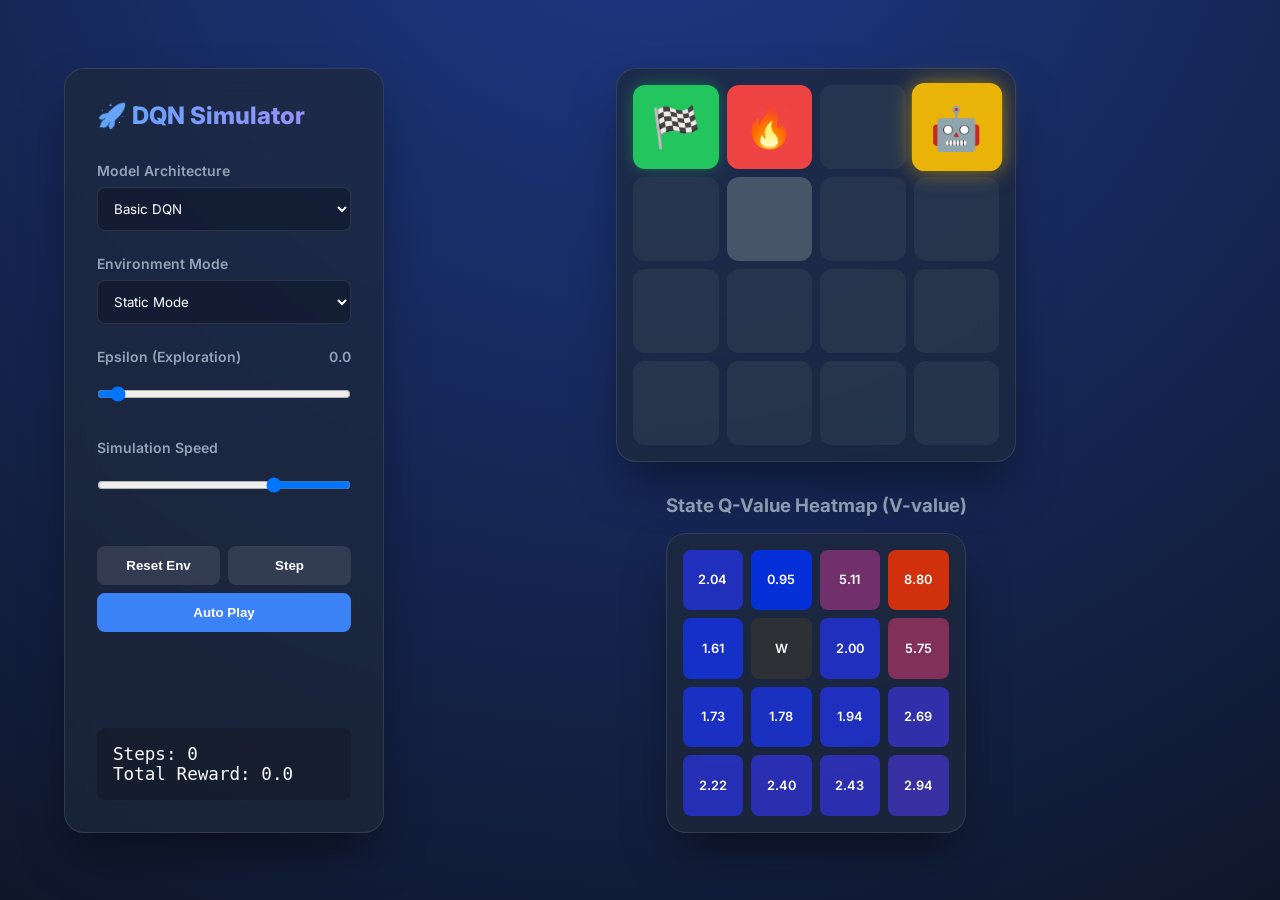
<file: web/index.html>
<!DOCTYPE html>
<html lang="en">
<head>
    <meta charset="UTF-8">
    <meta name="viewport" content="width=device-width, initial-scale=1.0">
    <title>DQN Interactive Simulator</title>
    <link rel="stylesheet" href="style.css">
    <link href="https://fonts.googleapis.com/css2?family=Inter:wght@400;600;800&display=swap" rel="stylesheet">
</head>
<body>
    <div class="container">
        <!-- Sidebar Controls -->
        <aside class="sidebar">
            <h2>🚀 DQN Simulator</h2>
            <div class="control-group">
                <label for="model-select">Model Architecture</label>
                <select id="model-select">
                    <option value="dqn">Basic DQN</option>
                    <option value="double">Double DQN</option>
                    <option value="dueling">Dueling DQN</option>
                    <option value="rainbow">Rainbow DQN</option>
                </select>
            </div>
            
            <div class="control-group">
                <label for="mode-select">Environment Mode</label>
                <select id="mode-select">
                    <option value="static">Static Mode</option>
                    <option value="player">Player Mode (Random Start)</option>
                    <option value="random">Random Mode (All Random)</option>
                </select>
            </div>

            <div class="control-group">
                <label for="epsilon-slider">Epsilon (Exploration) <span id="epsilon-val">0.0</span></label>
                <input type="range" id="epsilon-slider" min="0" max="1" step="0.05" value="0">
            </div>

            <div class="control-group">
                <label for="speed-slider">Simulation Speed</label>
                <input type="range" id="speed-slider" min="50" max="1000" step="50" value="300" dir="rtl">
            </div>

            <div class="btn-group">
                <button id="btn-reset" class="btn btn-secondary">Reset Env</button>
                <button id="btn-step" class="btn btn-secondary">Step</button>
                <button id="btn-play" class="btn btn-primary">Auto Play</button>
            </div>
            
            <div class="stats-box">
                <p>Steps: <span id="stat-steps">0</span></p>
                <p>Total Reward: <span id="stat-reward">0.0</span></p>
            </div>
        </aside>

        <!-- Main Display Area -->
        <main class="main-content">
            <div class="grid-container" id="grid">
                <!-- Grid cells generated by JS -->
            </div>
            
            <div class="heatmap-container">
                <h3>State Q-Value Heatmap (V-value)</h3>
                <div class="heatmap-grid" id="heatmap">
                    <!-- Heatmap cells generated by JS -->
                </div>
            </div>
        </main>
    </div>

    <script src="app.js"></script>
</body>
</html>
</file>
<file: web/style.css>
:root {
    --bg-color: #0f172a;
    --panel-bg: rgba(30, 41, 59, 0.7);
    --text-primary: #f8fafc;
    --text-secondary: #94a3b8;
    --accent-primary: #3b82f6;
    --accent-hover: #2563eb;
    --cell-empty: rgba(51, 65, 85, 0.5);
    --cell-wall: #475569;
    --cell-pit: #ef4444;
    --cell-goal: #22c55e;
    --cell-agent: #eab308;
    --glass-border: rgba(255, 255, 255, 0.1);
}

* {
    box-sizing: border-box;
    margin: 0;
    padding: 0;
}

body {
    font-family: 'Inter', sans-serif;
    background-color: var(--bg-color);
    color: var(--text-primary);
    min-height: 100vh;
    display: flex;
    justify-content: center;
    align-items: center;
    background-image: radial-gradient(circle at 50% -20%, #1e3a8a, var(--bg-color));
}

.container {
    display: flex;
    width: 90%;
    max-width: 1200px;
    height: 85vh;
    gap: 2rem;
}

/* Sidebar */
.sidebar {
    width: 320px;
    background: var(--panel-bg);
    backdrop-filter: blur(16px);
    -webkit-backdrop-filter: blur(16px);
    border: 1px solid var(--glass-border);
    border-radius: 20px;
    padding: 2rem;
    display: flex;
    flex-direction: column;
    gap: 1.5rem;
    box-shadow: 0 25px 50px -12px rgba(0, 0, 0, 0.5);
}

.sidebar h2 {
    font-weight: 800;
    font-size: 1.5rem;
    margin-bottom: 0.5rem;
    background: linear-gradient(to right, #60a5fa, #a78bfa);
    -webkit-background-clip: text;
    -webkit-text-fill-color: transparent;
}

.control-group {
    display: flex;
    flex-direction: column;
    gap: 0.5rem;
}

.control-group label {
    font-size: 0.875rem;
    color: var(--text-secondary);
    font-weight: 600;
    display: flex;
    justify-content: space-between;
}

select, input[type="range"] {
    width: 100%;
    padding: 0.75rem;
    border-radius: 8px;
    background: rgba(15, 23, 42, 0.6);
    border: 1px solid var(--glass-border);
    color: white;
    outline: none;
    font-family: inherit;
    transition: border-color 0.3s;
}

select:focus {
    border-color: var(--accent-primary);
}

.btn-group {
    display: flex;
    gap: 0.5rem;
    margin-top: 1rem;
    flex-wrap: wrap;
}

.btn {
    padding: 0.75rem 1rem;
    border: none;
    border-radius: 8px;
    font-weight: 600;
    cursor: pointer;
    transition: all 0.3s ease;
    flex: 1;
}

.btn-primary {
    background: var(--accent-primary);
    color: white;
    flex-basis: 100%;
}

.btn-primary:hover {
    background: var(--accent-hover);
    box-shadow: 0 4px 12px rgba(59, 130, 246, 0.4);
}

.btn-secondary {
    background: rgba(255, 255, 255, 0.1);
    color: white;
}

.btn-secondary:hover {
    background: rgba(255, 255, 255, 0.2);
}

.stats-box {
    margin-top: auto;
    padding: 1rem;
    background: rgba(0, 0, 0, 0.2);
    border-radius: 8px;
    font-family: monospace;
    font-size: 1.1rem;
}

/* Main Content */
.main-content {
    flex: 1;
    display: flex;
    flex-direction: column;
    gap: 2rem;
    align-items: center;
    justify-content: center;
}

/* Grid */
.grid-container, .heatmap-grid {
    display: grid;
    grid-template-columns: repeat(4, 1fr);
    grid-template-rows: repeat(4, 1fr);
    gap: 8px;
    padding: 16px;
    background: var(--panel-bg);
    backdrop-filter: blur(16px);
    border: 1px solid var(--glass-border);
    border-radius: 20px;
    box-shadow: 0 25px 50px -12px rgba(0, 0, 0, 0.5);
}

.grid-container {
    width: 400px;
    height: 400px;
}

.cell {
    background: var(--cell-empty);
    border-radius: 12px;
    display: flex;
    justify-content: center;
    align-items: center;
    font-size: 2.5rem;
    transition: all 0.2s ease-in-out;
    position: relative;
}

/* Cell States */
.cell.wall { background: var(--cell-wall); }
.cell.pit { background: var(--cell-pit); box-shadow: inset 0 0 20px rgba(239, 68, 68, 0.3); }
.cell.goal { background: var(--cell-goal); box-shadow: 0 0 15px rgba(34, 197, 94, 0.4); }
.cell.agent { 
    background: var(--cell-agent); 
    box-shadow: 0 0 20px rgba(234, 179, 8, 0.6);
    transform: scale(1.05);
    z-index: 10;
}

.heatmap-container {
    text-align: center;
}

.heatmap-container h3 {
    margin-bottom: 1rem;
    color: var(--text-secondary);
}

.heatmap-grid {
    width: 300px;
    height: 300px;
}

.heatmap-cell {
    border-radius: 8px;
    display: flex;
    justify-content: center;
    align-items: center;
    font-size: 0.8rem;
    color: white;
    font-weight: 600;
    transition: background 0.3s;
}

@media (max-width: 900px) {
    .container {
        flex-direction: column;
        height: auto;
        padding: 2rem 0;
    }
    .sidebar {
        width: 100%;
    }
}
</file>
